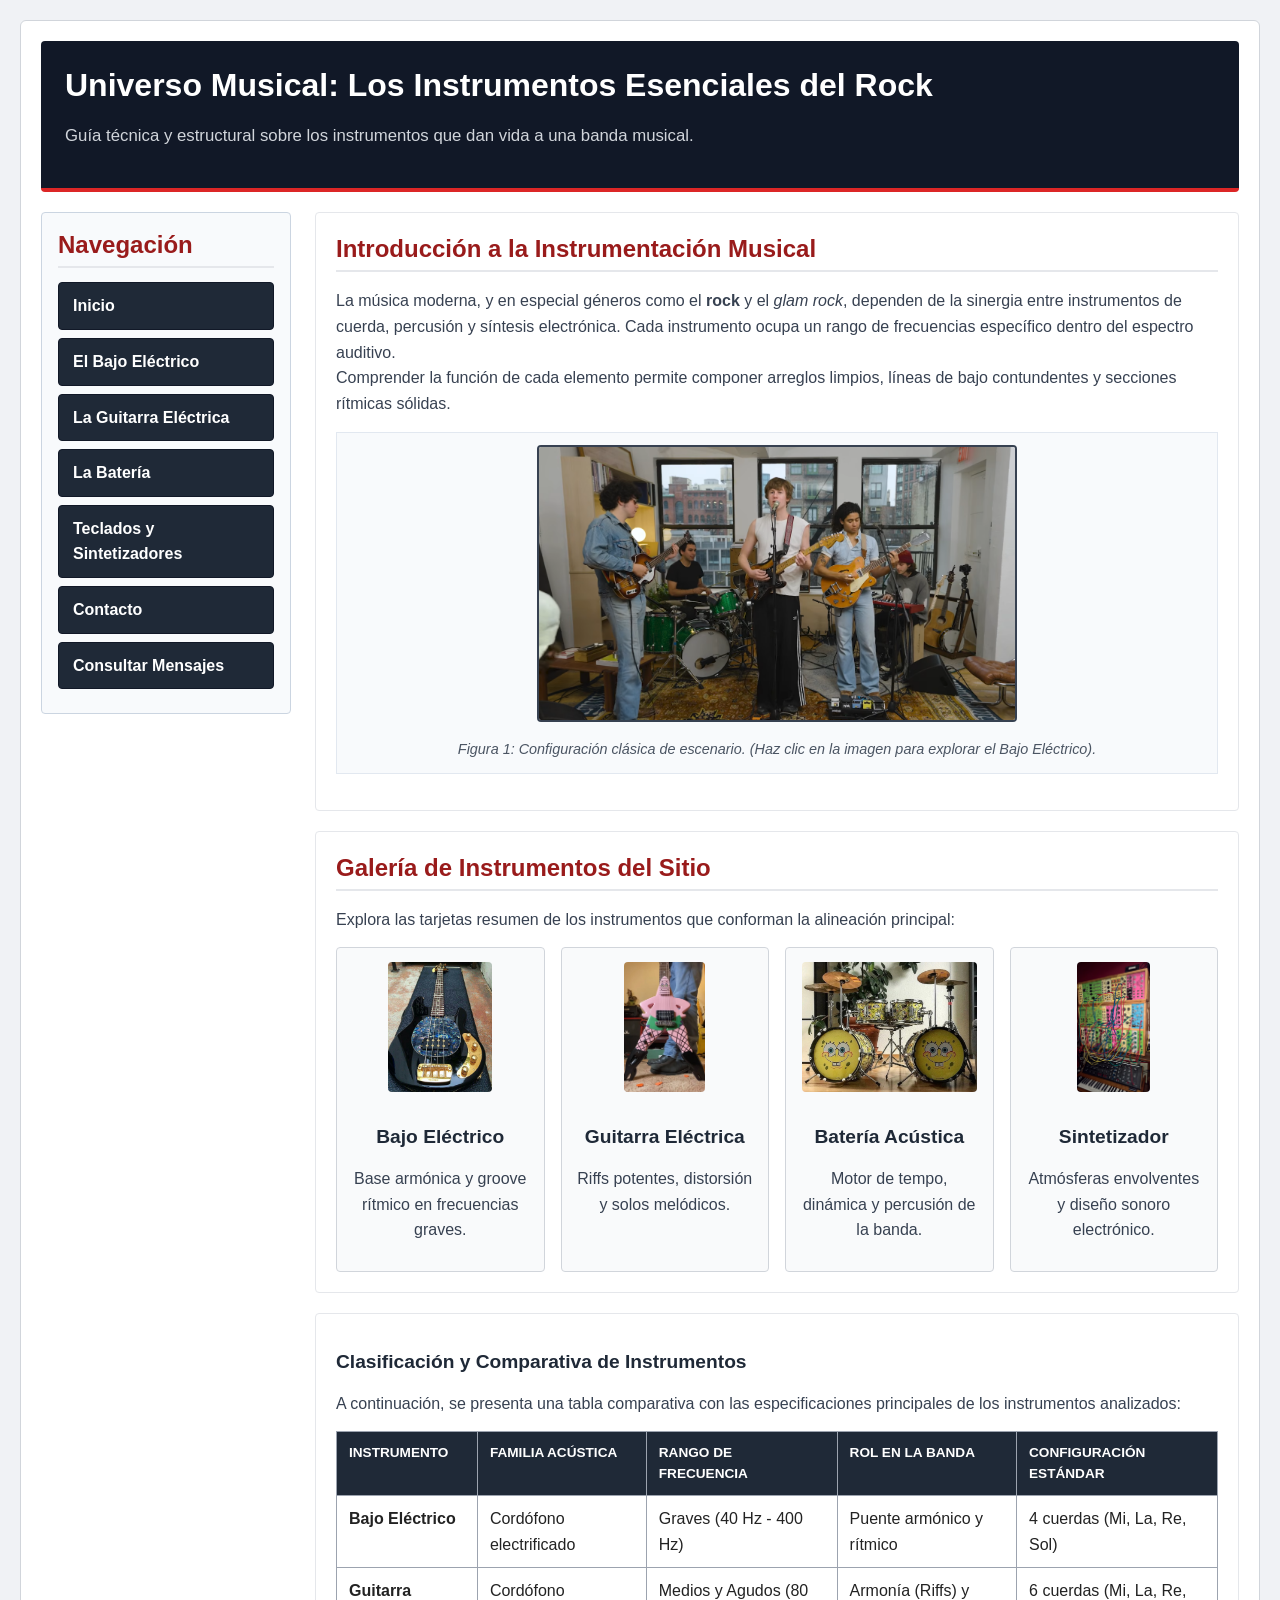
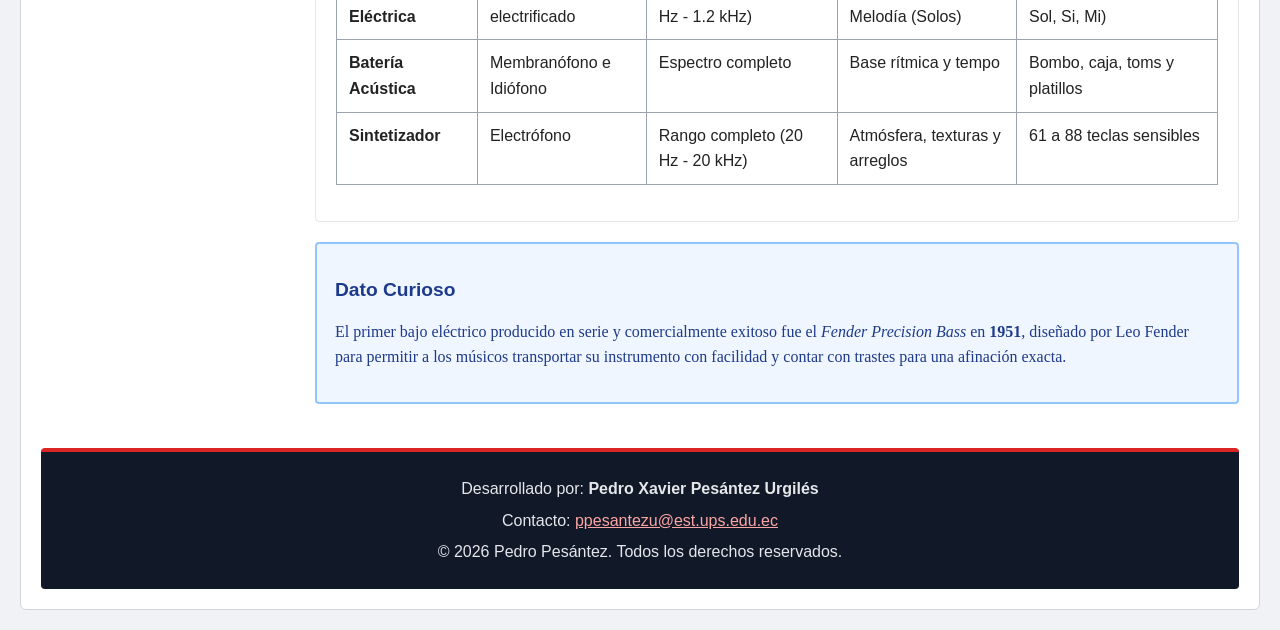
<file: index.html>
<!DOCTYPE html>
<html lang="es">
<head>
    <meta charset="UTF-8">
    <meta name="viewport" content="width=device-width, initial-scale=1.0">
    <title>Universo Musical - Instrumentos de Banda</title>
    <link rel="stylesheet" href="css/estilos.css">
</head>
<body>

    <div id="contenedor-principal">
        <header id="cabecera-sitio">
            <h1>Universo Musical: Los Instrumentos Esenciales del Rock</h1>
            <p class="subtitulo-cabecera">Guía técnica y estructural sobre los instrumentos que dan vida a una banda musical.</p>
        </header>

        <div class="layout-columnas">
            <nav id="menu-navegacion">
                <h2>Navegación</h2>
                <ul>
                    <li><a href="index.html">Inicio</a></li>
                    <li><a href="pages/bajo.html">El Bajo Eléctrico</a></li>
                    <li><a href="pages/guitarra.html">La Guitarra Eléctrica</a></li>
                    <li><a href="pages/bateria.html">La Batería</a></li>
                    <li><a href="pages/teclados.html">Teclados y Sintetizadores</a></li>
                    <li><a href="pages/contacto.html">Contacto</a></li>
                    <li><a href="pages/consultar_mensajes.php">Consultar Mensajes</a></li>
                </ul>
            </nav>

            <main id="contenido-principal">
                <section class="bloque-seccion">
                    <h2>Introducción a la Instrumentación Musical</h2>
                    <p>
                        La música moderna, y en especial géneros como el <strong>rock</strong> y el <em>glam rock</em>, dependen de la sinergia entre instrumentos de cuerda, percusión y síntesis electrónica. Cada instrumento ocupa un rango de frecuencias específico dentro del espectro auditivo.<br>
                        Comprender la función de cada elemento permite componer arreglos limpios, líneas de bajo contundentes y secciones rítmicas sólidas.
                    </p>

                    <figure class="figura-destacada">
                        <a href="pages/bajo.html" class="enlace-imagen" title="Haz clic para ir a la sección del Bajo Eléctrico">
                            <img src="images/banda-portada.png" alt="Escenario con instrumentos musicales de una banda de rock">
                        </a>
                        <figcaption>Figura 1: Configuración clásica de escenario. (Haz clic en la imagen para explorar el Bajo Eléctrico).</figcaption>
                    </figure>
                </section>

                <section class="bloque-seccion">
                    <h2>Galería de Instrumentos del Sitio</h2>
                    <p>Explora las tarjetas resumen de los instrumentos que conforman la alineación principal:</p>
                    <div class="galeria-tarjetas">
                        <div class="tarjeta">
                            <img src="images/bajo-electrico.jpg" alt="Bajo Eléctrico">
                            <h3>Bajo Eléctrico</h3>
                            <p>Base armónica y groove rítmico en frecuencias graves.</p>
                        </div>
                        <div class="tarjeta">
                            <img src="images/guitarra-electrica.jpg" alt="Guitarra Eléctrica">
                            <h3>Guitarra Eléctrica</h3>
                            <p>Riffs potentes, distorsión y solos melódicos.</p>
                        </div>
                        <div class="tarjeta">
                            <img src="images/bateria-acustica.jpg" alt="Batería Acústica">
                            <h3>Batería Acústica</h3>
                            <p>Motor de tempo, dinámica y percusión de la banda.</p>
                        </div>
                        <div class="tarjeta">
                            <img src="images/sintetizador.jpg" alt="Sintetizador">
                            <h3>Sintetizador</h3>
                            <p>Atmósferas envolventes y diseño sonoro electrónico.</p>
                        </div>
                    </div>
                </section>

                <article class="bloque-seccion">
                    <h3>Clasificación y Comparativa de Instrumentos</h3>
                    <p>A continuación, se presenta una tabla comparativa con las especificaciones principales de los instrumentos analizados:</p>

                    <table id="tabla-comparativa">
                        <thead>
                            <tr>
                                <th>Instrumento</th>
                                <th>Familia Acústica</th>
                                <th>Rango de Frecuencia</th>
                                <th>Rol en la Banda</th>
                                <th>Configuración Estándar</th>
                            </tr>
                        </thead>
                        <tbody>
                            <tr>
                                <td><strong>Bajo Eléctrico</strong></td>
                                <td>Cordófono electrificado</td>
                                <td>Graves (40 Hz - 400 Hz)</td>
                                <td>Puente armónico y rítmico</td>
                                <td>4 cuerdas (Mi, La, Re, Sol)</td>
                            </tr>
                            <tr>
                                <td><strong>Guitarra Eléctrica</strong></td>
                                <td>Cordófono electrificado</td>
                                <td>Medios y Agudos (80 Hz - 1.2 kHz)</td>
                                <td>Armonía (Riffs) y Melodía (Solos)</td>
                                <td>6 cuerdas (Mi, La, Re, Sol, Si, Mi)</td>
                            </tr>
                            <tr>
                                <td><strong>Batería Acústica</strong></td>
                                <td>Membranófono e Idiófono</td>
                                <td>Espectro completo</td>
                                <td>Base rítmica y tempo</td>
                                <td>Bombo, caja, toms y platillos</td>
                            </tr>
                            <tr>
                                <td><strong>Sintetizador</strong></td>
                                <td>Electrófono</td>
                                <td>Rango completo (20 Hz - 20 kHz)</td>
                                <td>Atmósfera, texturas y arreglos</td>
                                <td>61 a 88 teclas sensibles</td>
                            </tr>
                        </tbody>
                    </table>
                </article>

                <aside class="nota-curiosa">
                    <h3>Dato Curioso</h3>
                    <p>
                        El primer bajo eléctrico producido en serie y comercialmente exitoso fue el <em>Fender Precision Bass</em> en <strong>1951</strong>, diseñado por Leo Fender para permitir a los músicos transportar su instrumento con facilidad y contar con trastes para una afinación exacta.
                    </p>
                </aside>
            </main>
        </div>

        <footer id="pie-pagina">
            <p>Desarrollado por: <strong>Pedro Xavier Pesántez Urgilés</strong></p>
            <p>Contacto: <a href="mailto:ppesantezu@est.ups.edu.ec">ppesantezu@est.ups.edu.ec</a></p>
            <p>&copy; 2026 Pedro Pesántez. Todos los derechos reservados.</p>
        </footer>
    </div>

</body>
</html>
</file>
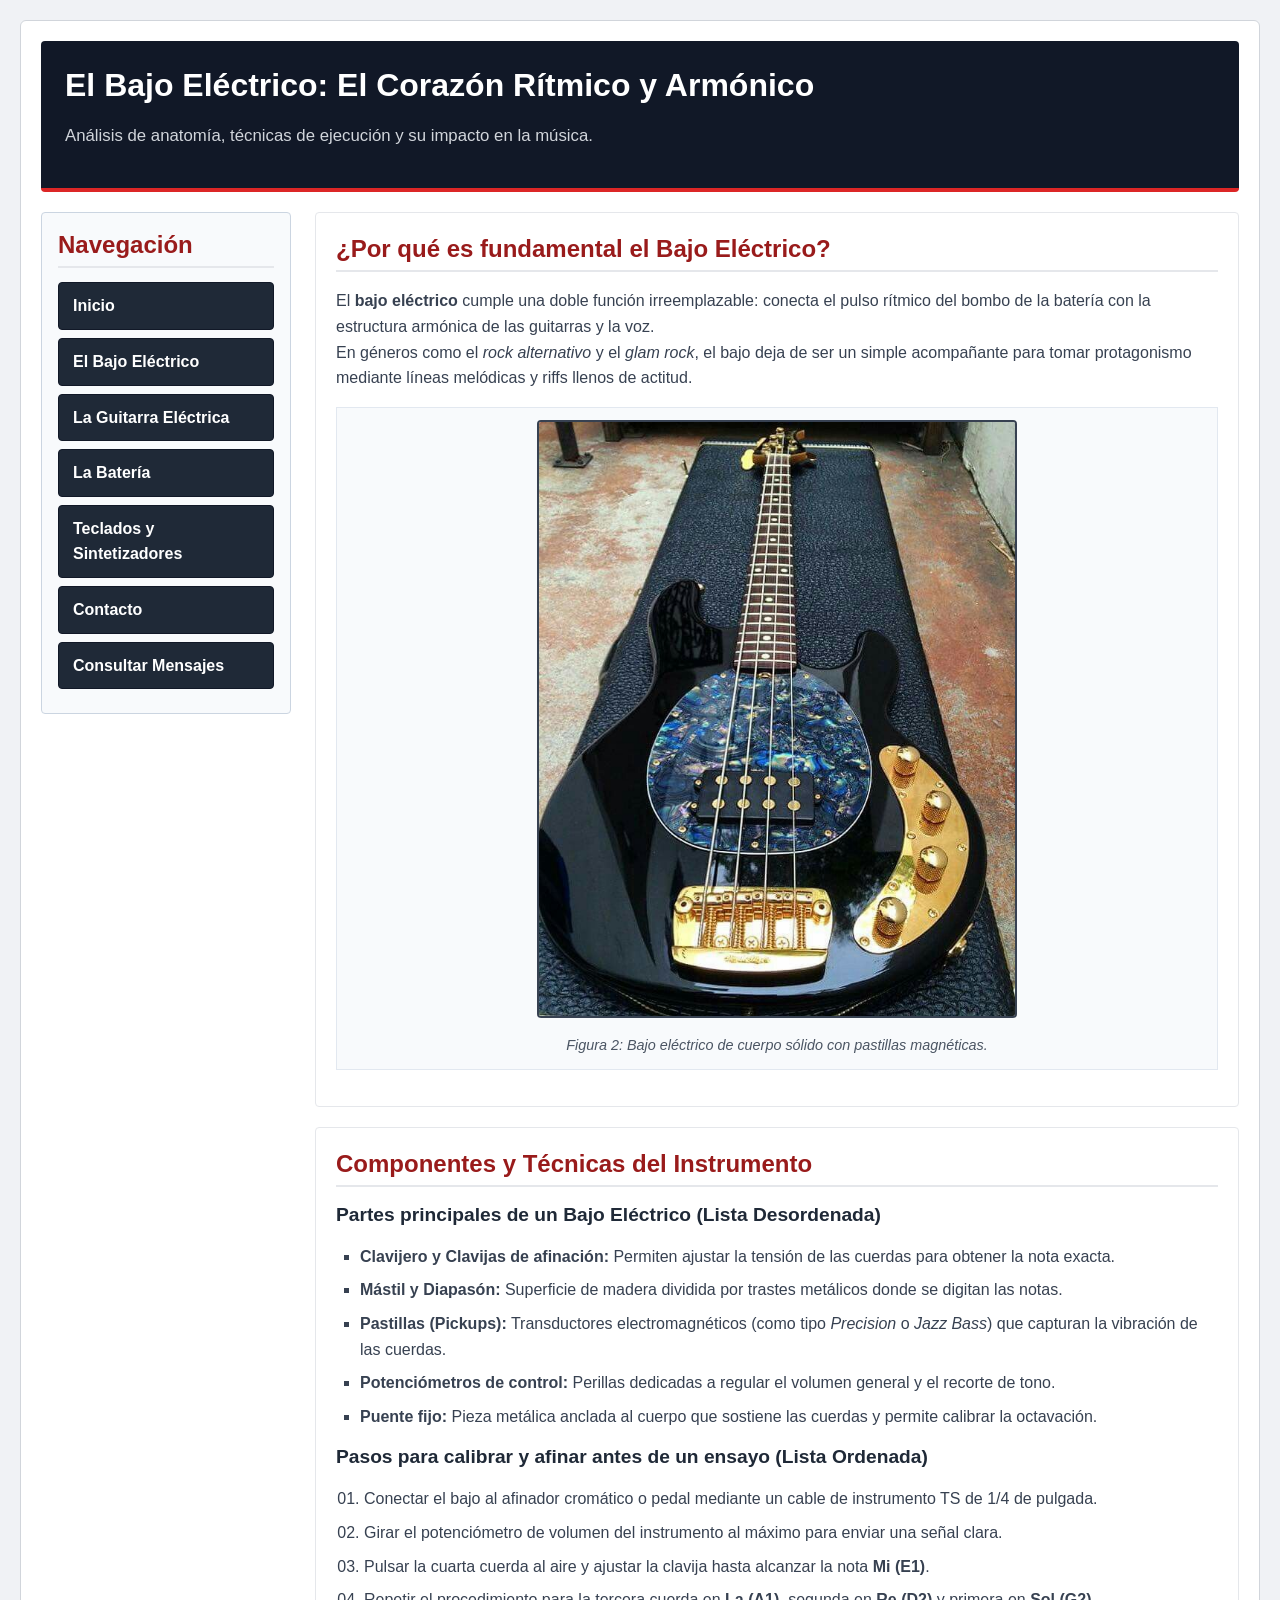
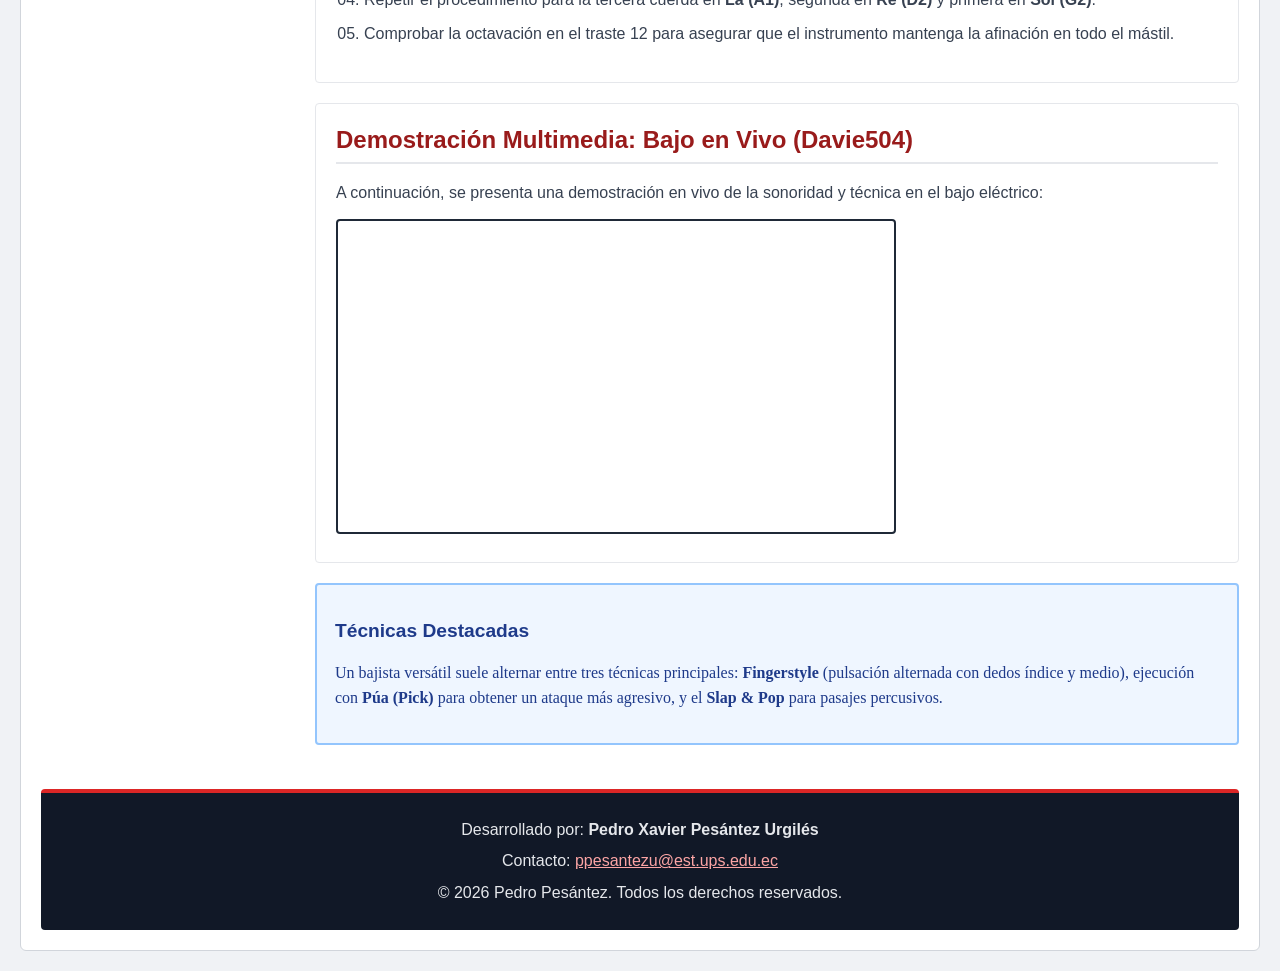
<file: pages/bajo.html>
<!DOCTYPE html>
<html lang="es">
<head>
    <meta charset="UTF-8">
    <meta name="viewport" content="width=device-width, initial-scale=1.0">
    <title>El Bajo Eléctrico - Universo Musical</title>
    <link rel="stylesheet" href="../css/estilos.css">
</head>
<body>

    <div id="contenedor-principal">
        <header id="cabecera-sitio">
            <h1>El Bajo Eléctrico: El Corazón Rítmico y Armónico</h1>
            <p class="subtitulo-cabecera">Análisis de anatomía, técnicas de ejecución y su impacto en la música.</p>
        </header>

        <div class="layout-columnas">
            <nav id="menu-navegacion">
                <h2>Navegación</h2>
                <ul>
                    <li><a href="../index.html">Inicio</a></li>
                    <li><a href="bajo.html">El Bajo Eléctrico</a></li>
                    <li><a href="guitarra.html">La Guitarra Eléctrica</a></li>
                    <li><a href="bateria.html">La Batería</a></li>
                    <li><a href="teclados.html">Teclados y Sintetizadores</a></li>
                    <li><a href="contacto.html">Contacto</a></li>
                    <li><a href="consultar_mensajes.php">Consultar Mensajes</a></li>
                </ul>
            </nav>

            <main id="contenido-principal">
                <section class="bloque-seccion">
                    <h2>¿Por qué es fundamental el Bajo Eléctrico?</h2>
                    <p>
                        El <strong>bajo eléctrico</strong> cumple una doble función irreemplazable: conecta el pulso rítmico del bombo de la batería con la estructura armónica de las guitarras y la voz.<br>
                        En géneros como el <em>rock alternativo</em> y el <em>glam rock</em>, el bajo deja de ser un simple acompañante para tomar protagonismo mediante líneas melódicas y riffs llenos de actitud.
                    </p>

                    <figure class="figura-destacada">
                        <img src="../images/bajo-electrico.jpg" alt="Fotografía de un bajo eléctrico de 4 cuerdas">
                        <figcaption>Figura 2: Bajo eléctrico de cuerpo sólido con pastillas magnéticas.</figcaption>
                    </figure>
                </section>

                <article class="bloque-seccion">
                    <h2>Componentes y Técnicas del Instrumento</h2>

                    <h3>Partes principales de un Bajo Eléctrico (Lista Desordenada)</h3>
                    <ul class="lista-contenido-ul">
                        <li><strong>Clavijero y Clavijas de afinación:</strong> Permiten ajustar la tensión de las cuerdas para obtener la nota exacta.</li>
                        <li><strong>Mástil y Diapasón:</strong> Superficie de madera dividida por trastes metálicos donde se digitan las notas.</li>
                        <li><strong>Pastillas (Pickups):</strong> Transductores electromagnéticos (como tipo <em>Precision</em> o <em>Jazz Bass</em>) que capturan la vibración de las cuerdas.</li>
                        <li><strong>Potenciómetros de control:</strong> Perillas dedicadas a regular el volumen general y el recorte de tono.</li>
                        <li><strong>Puente fijo:</strong> Pieza metálica anclada al cuerpo que sostiene las cuerdas y permite calibrar la octavación.</li>
                    </ul>

                    <h3>Pasos para calibrar y afinar antes de un ensayo (Lista Ordenada)</h3>
                    <ol class="lista-contenido-ol">
                        <li>Conectar el bajo al afinador cromático o pedal mediante un cable de instrumento TS de 1/4 de pulgada.</li>
                        <li>Girar el potenciómetro de volumen del instrumento al máximo para enviar una señal clara.</li>
                        <li>Pulsar la cuarta cuerda al aire y ajustar la clavija hasta alcanzar la nota <strong>Mi (E1)</strong>.</li>
                        <li>Repetir el procedimiento para la tercera cuerda en <strong>La (A1)</strong>, segunda en <strong>Re (D2)</strong> y primera en <strong>Sol (G2)</strong>.</li>
                        <li>Comprobar la octavación en el traste 12 para asegurar que el instrumento mantenga la afinación en todo el mástil.</li>
                    </ol>
                </article>

                <section class="bloque-seccion">
                    <h2>Demostración Multimedia: Bajo en Vivo (Davie504)</h2>
                    <p>A continuación, se presenta una demostración en vivo de la sonoridad y técnica en el bajo eléctrico:</p>
                    <div class="contenedor-video">
                        <iframe src="https://www.youtube.com/embed/rjrb4IL1n_0" title="Davie504 tocando el bajo eléctrico en vivo" referrerpolicy="strict-origin-when-cross-origin" allow="accelerometer; autoplay; clipboard-write; encrypted-media; gyroscope; picture-in-picture; web-share" allowfullscreen></iframe>
                    </div>
                </section>

                <aside class="nota-curiosa">
                    <h3>Técnicas Destacadas</h3>
                    <p>
                        Un bajista versátil suele alternar entre tres técnicas principales: <strong>Fingerstyle</strong> (pulsación alternada con dedos índice y medio), ejecución con <strong>Púa (Pick)</strong> para obtener un ataque más agresivo, y el <strong>Slap &amp; Pop</strong> para pasajes percusivos.
                    </p>
                </aside>
            </main>
        </div>

        <footer id="pie-pagina">
            <p>Desarrollado por: <strong>Pedro Xavier Pesántez Urgilés</strong></p>
            <p>Contacto: <a href="mailto:ppesantezu@est.ups.edu.ec">ppesantezu@est.ups.edu.ec</a></p>
            <p>&copy; 2026 Pedro Pesántez. Todos los derechos reservados.</p>
        </footer>
    </div>

</body>
</html>
</file>
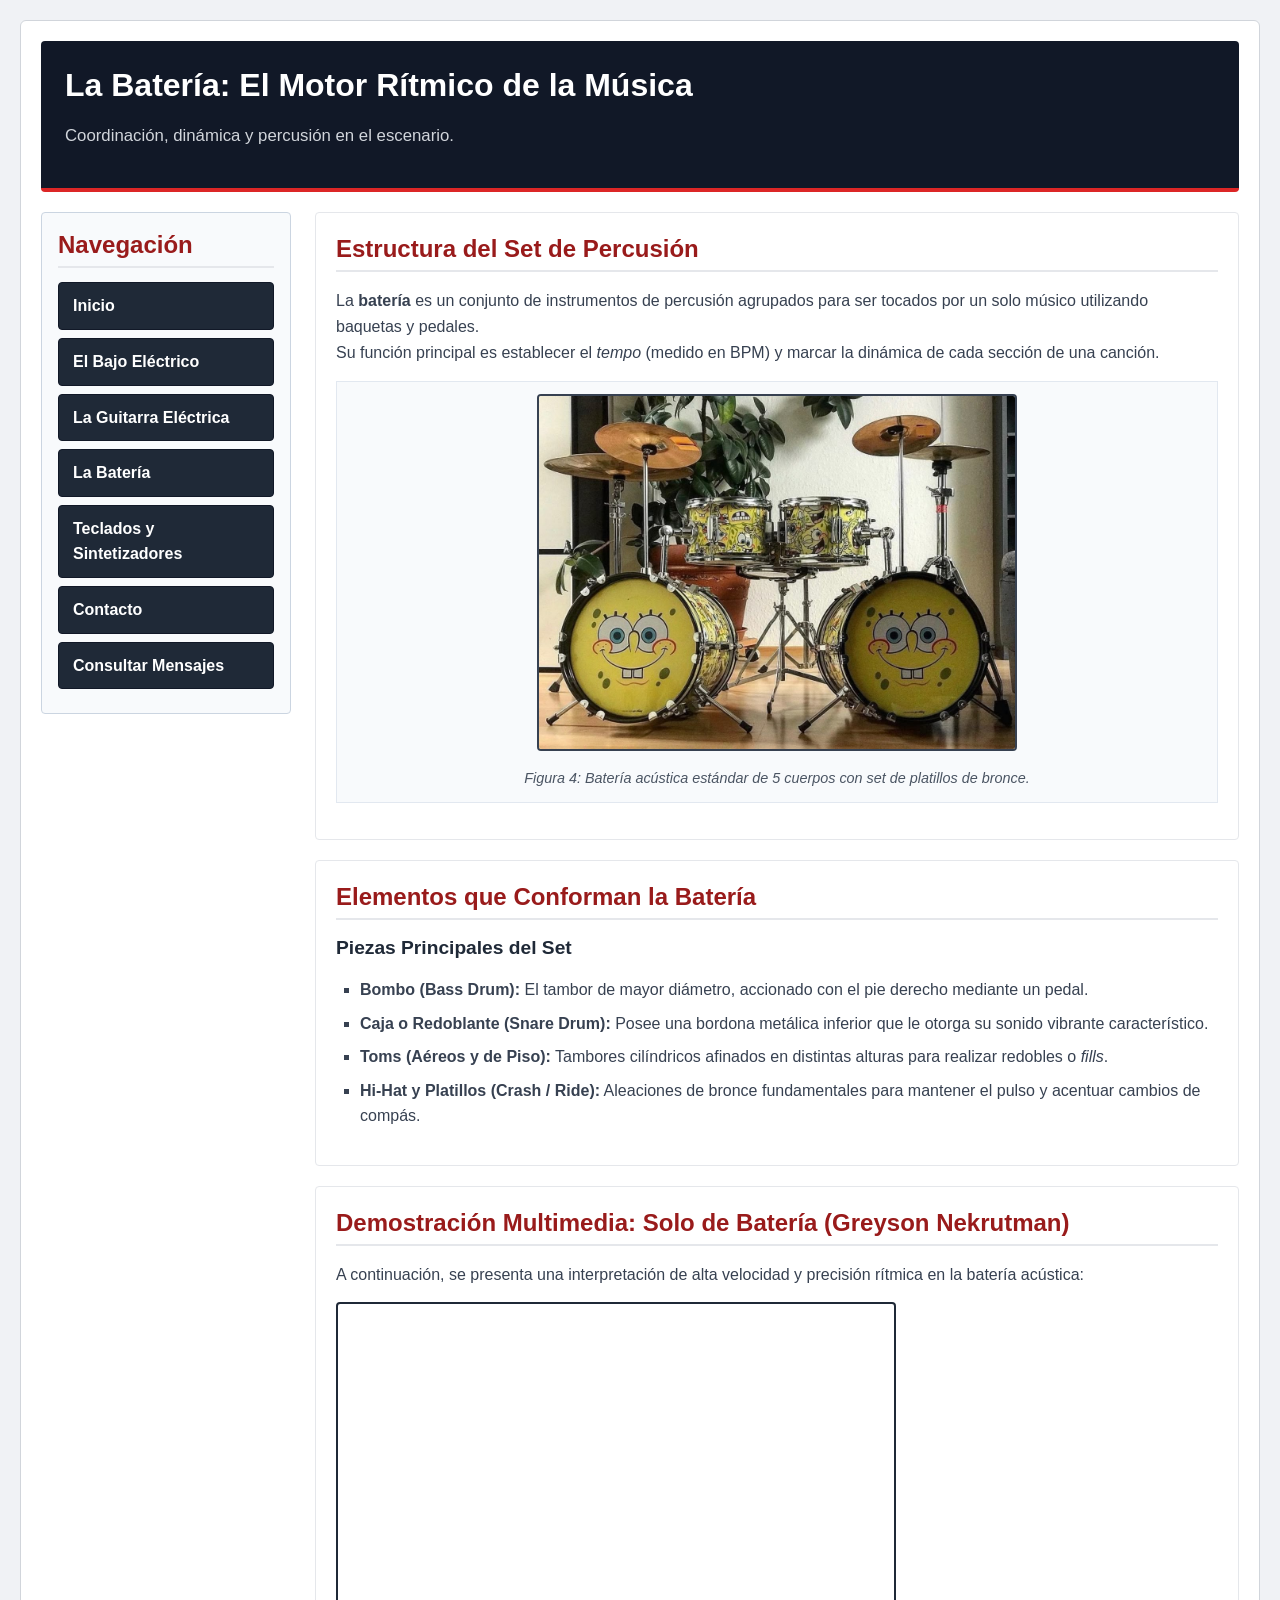
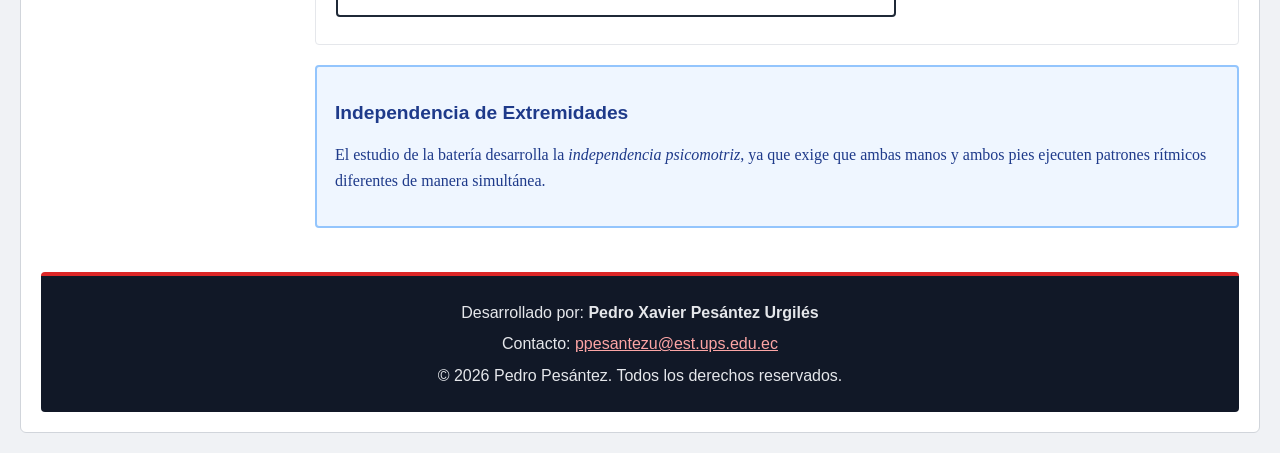
<file: pages/bateria.html>
<!DOCTYPE html>
<html lang="es">
<head>
    <meta charset="UTF-8">
    <meta name="viewport" content="width=device-width, initial-scale=1.0">
    <title>La Batería - Universo Musical</title>
    <link rel="stylesheet" href="../css/estilos.css">
</head>
<body>

    <div id="contenedor-principal">
        <header id="cabecera-sitio">
            <h1>La Batería: El Motor Rítmico de la Música</h1>
            <p class="subtitulo-cabecera">Coordinación, dinámica y percusión en el escenario.</p>
        </header>

        <div class="layout-columnas">
            <nav id="menu-navegacion">
                <h2>Navegación</h2>
                <ul>
                    <li><a href="../index.html">Inicio</a></li>
                    <li><a href="bajo.html">El Bajo Eléctrico</a></li>
                    <li><a href="guitarra.html">La Guitarra Eléctrica</a></li>
                    <li><a href="bateria.html">La Batería</a></li>
                    <li><a href="teclados.html">Teclados y Sintetizadores</a></li>
                    <li><a href="contacto.html">Contacto</a></li>
                    <li><a href="consultar_mensajes.php">Consultar Mensajes</a></li>
                </ul>
            </nav>

            <main id="contenido-principal">
                <section class="bloque-seccion">
                    <h2>Estructura del Set de Percusión</h2>
                    <p>
                        La <strong>batería</strong> es un conjunto de instrumentos de percusión agrupados para ser tocados por un solo músico utilizando baquetas y pedales.<br>
                        Su función principal es establecer el <em>tempo</em> (medido en BPM) y marcar la dinámica de cada sección de una canción.
                    </p>

                    <figure class="figura-destacada">
                        <img src="../images/bateria-acustica.jpg" alt="Set completo de batería acústica con tambores y platillos">
                        <figcaption>Figura 4: Batería acústica estándar de 5 cuerpos con set de platillos de bronce.</figcaption>
                    </figure>
                </section>

                <article class="bloque-seccion">
                    <h2>Elementos que Conforman la Batería</h2>
                    <h3>Piezas Principales del Set</h3>
                    <ul class="lista-contenido-ul">
                        <li><strong>Bombo (Bass Drum):</strong> El tambor de mayor diámetro, accionado con el pie derecho mediante un pedal.</li>
                        <li><strong>Caja o Redoblante (Snare Drum):</strong> Posee una bordona metálica inferior que le otorga su sonido vibrante característico.</li>
                        <li><strong>Toms (Aéreos y de Piso):</strong> Tambores cilíndricos afinados en distintas alturas para realizar redobles o <em>fills</em>.</li>
                        <li><strong>Hi-Hat y Platillos (Crash / Ride):</strong> Aleaciones de bronce fundamentales para mantener el pulso y acentuar cambios de compás.</li>
                    </ul>
                </article>

                <section class="bloque-seccion">
                    <h2>Demostración Multimedia: Solo de Batería (Greyson Nekrutman)</h2>
                    <p>A continuación, se presenta una interpretación de alta velocidad y precisión rítmica en la batería acústica:</p>
                    <div class="contenedor-video">
                        <iframe src="https://www.youtube.com/embed/45UQSmiMGaI" title="Whiplash Drum Solo - Greyson Nekrutman" referrerpolicy="strict-origin-when-cross-origin" allow="accelerometer; autoplay; clipboard-write; encrypted-media; gyroscope; picture-in-picture; web-share" allowfullscreen></iframe>
                    </div>
                </section>

                <aside class="nota-curiosa">
                    <h3>Independencia de Extremidades</h3>
                    <p>
                        El estudio de la batería desarrolla la <em>independencia psicomotriz</em>, ya que exige que ambas manos y ambos pies ejecuten patrones rítmicos diferentes de manera simultánea.
                    </p>
                </aside>
            </main>
        </div>

        <footer id="pie-pagina">
            <p>Desarrollado por: <strong>Pedro Xavier Pesántez Urgilés</strong></p>
            <p>Contacto: <a href="mailto:ppesantezu@est.ups.edu.ec">ppesantezu@est.ups.edu.ec</a></p>
            <p>&copy; 2026 Pedro Pesántez. Todos los derechos reservados.</p>
        </footer>
    </div>

</body>
</html>
</file>
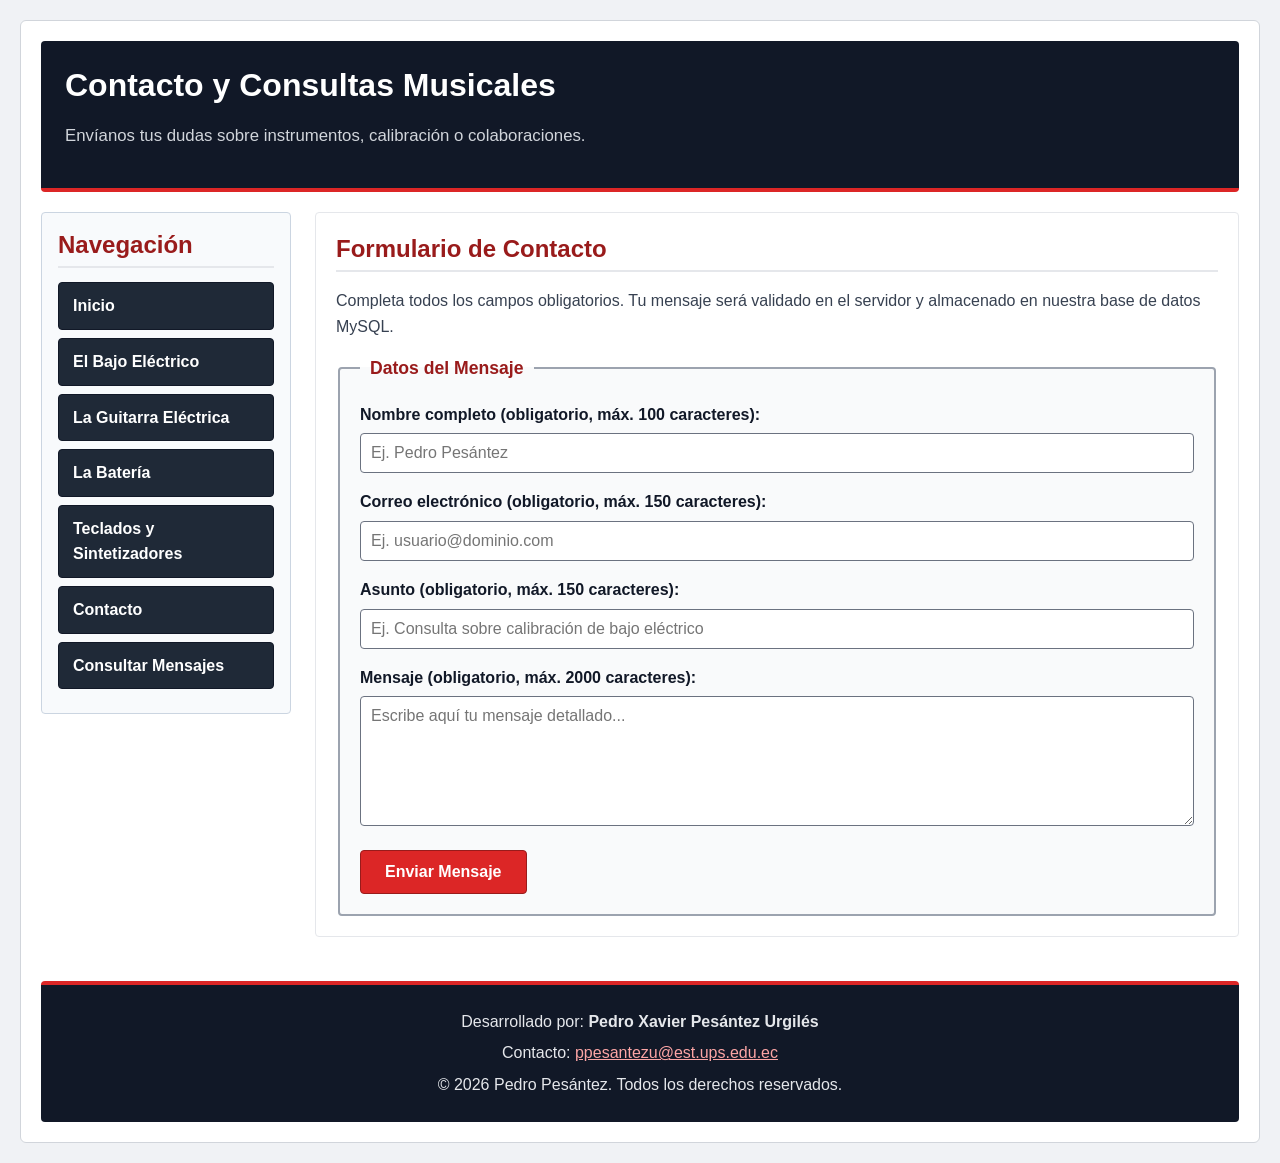
<file: pages/contacto.html>
<!DOCTYPE html>
<html lang="es">
<head>
    <meta charset="UTF-8">
    <meta name="viewport" content="width=device-width, initial-scale=1.0">
    <title>Contacto - Universo Musical</title>
    <link rel="stylesheet" href="../css/estilos.css">
</head>
<body>

    <div id="contenedor-principal">
        <header id="cabecera-sitio">
            <h1>Contacto y Consultas Musicales</h1>
            <p class="subtitulo-cabecera">Envíanos tus dudas sobre instrumentos, calibración o colaboraciones.</p>
        </header>

        <div class="layout-columnas">
            <nav id="menu-navegacion">
                <h2>Navegación</h2>
                <ul>
                    <li><a href="../index.html">Inicio</a></li>
                    <li><a href="bajo.html">El Bajo Eléctrico</a></li>
                    <li><a href="guitarra.html">La Guitarra Eléctrica</a></li>
                    <li><a href="bateria.html">La Batería</a></li>
                    <li><a href="teclados.html">Teclados y Sintetizadores</a></li>
                    <li><a href="contacto.html">Contacto</a></li>
                    <li><a href="consultar_mensajes.php">Consultar Mensajes</a></li>
                </ul>
            </nav>

            <main id="contenido-principal">
                <section class="bloque-seccion">
                    <h2>Formulario de Contacto</h2>
                    <p>
                        Completa todos los campos obligatorios. Tu mensaje será validado en el servidor y almacenado en nuestra base de datos MySQL.
                    </p>

                    <!-- NOTA PARA PRUEBAS P5, P6 y P7:
                         Para desactivar temporalmente la validación del navegador y probar PHP,
                         agrega el atributo novalidate en la etiqueta <form> así:
                         <form id="formulario-contacto" action="procesar_contacto.php" method="POST" novalidate> -->
                    <form id="formulario-contacto" action="procesar_contacto.php" method="POST" novalidate>
                        <fieldset>
                            <legend>Datos del Mensaje</legend>

                            <div class="campo-formulario">
                                <label for="nombre_completo">Nombre completo (obligatorio, máx. 100 caracteres):</label>
                                <input type="text" id="nombre_completo" name="nombre_completo" maxlength="100" required placeholder="Ej. Pedro Pesántez">
                            </div>

                            <div class="campo-formulario">
                                <label for="correo_electronico">Correo electrónico (obligatorio, máx. 150 caracteres):</label>
                                <input type="email" id="correo_electronico" name="correo_electronico" maxlength="150" required placeholder="Ej. usuario@dominio.com">
                            </div>

                            <div class="campo-formulario">
                                <label for="asunto">Asunto (obligatorio, máx. 150 caracteres):</label>
                                <input type="text" id="asunto" name="asunto" maxlength="150" required placeholder="Ej. Consulta sobre calibración de bajo eléctrico">
                            </div>

                            <div class="campo-formulario">
                                <label for="mensaje">Mensaje (obligatorio, máx. 2000 caracteres):</label>
                                <textarea id="mensaje" name="mensaje" rows="6" maxlength="2000" required placeholder="Escribe aquí tu mensaje detallado..."></textarea>
                            </div>

                            <button type="submit" class="boton-enviar">Enviar Mensaje</button>
                        </fieldset>
                    </form>
                </section>
            </main>
        </div>

        <footer id="pie-pagina">
            <p>Desarrollado por: <strong>Pedro Xavier Pesántez Urgilés</strong></p>
            <p>Contacto: <a href="mailto:ppesantezu@est.ups.edu.ec">ppesantezu@est.ups.edu.ec</a></p>
            <p>&copy; 2026 Pedro Pesántez. Todos los derechos reservados.</p>
        </footer>
    </div>

</body>
</html>
</file>
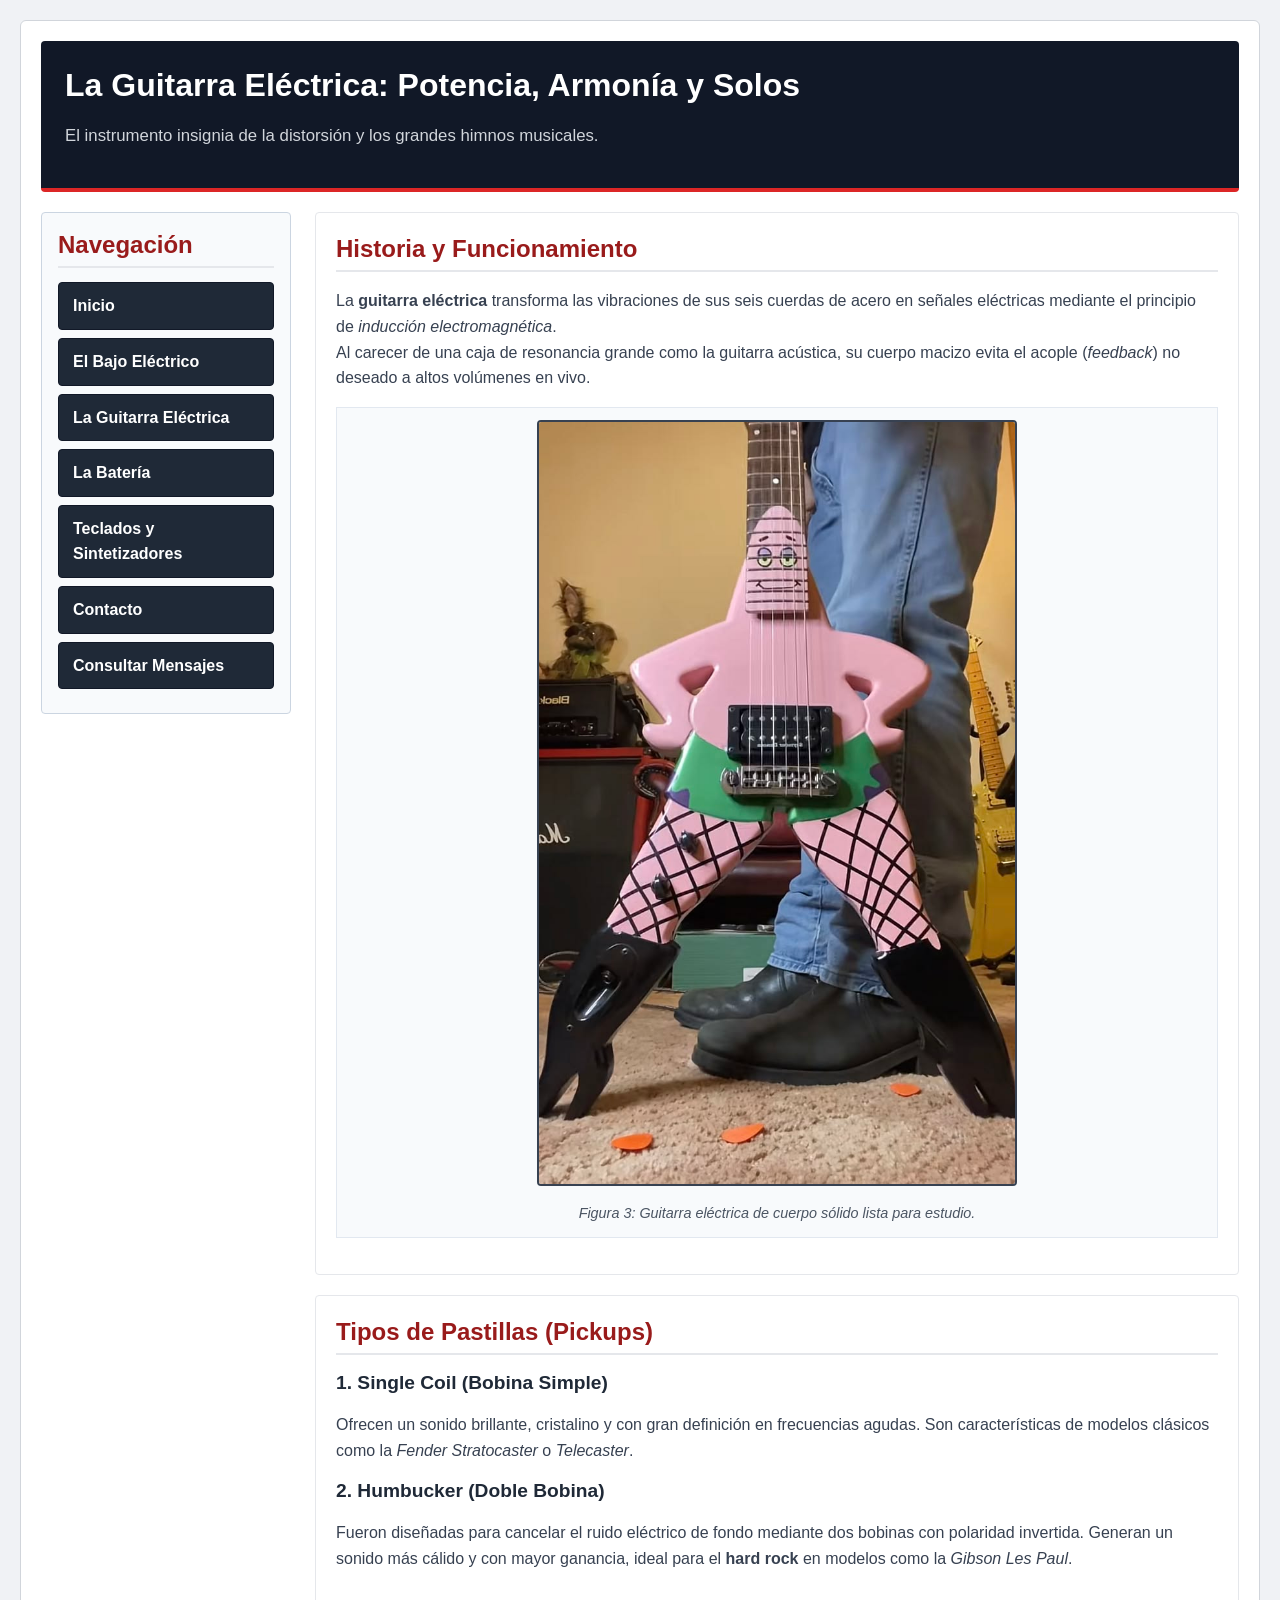
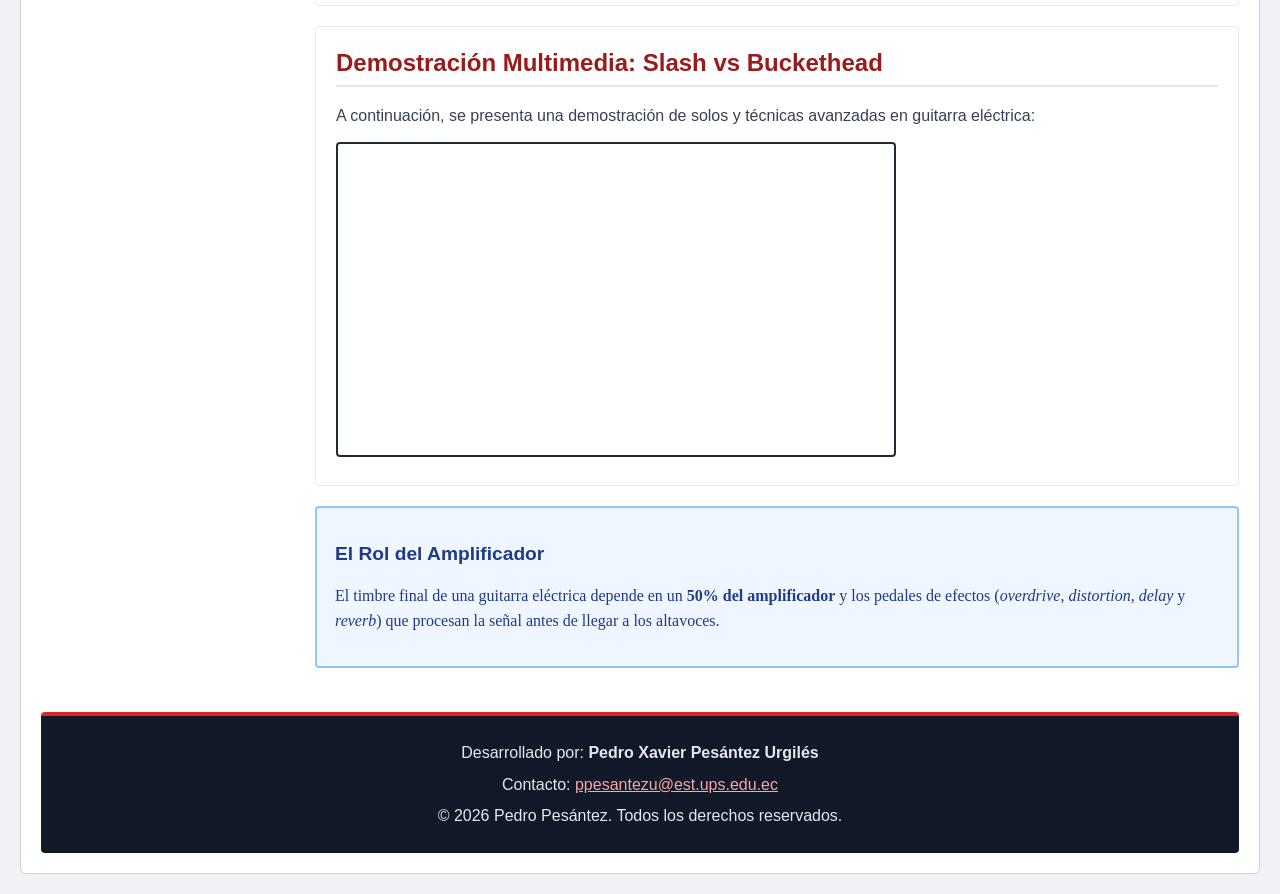
<file: pages/guitarra.html>
<!DOCTYPE html>
<html lang="es">
<head>
    <meta charset="UTF-8">
    <meta name="viewport" content="width=device-width, initial-scale=1.0">
    <title>La Guitarra Eléctrica - Universo Musical</title>
    <link rel="stylesheet" href="../css/estilos.css">
</head>
<body>

    <div id="contenedor-principal">
        <header id="cabecera-sitio">
            <h1>La Guitarra Eléctrica: Potencia, Armonía y Solos</h1>
            <p class="subtitulo-cabecera">El instrumento insignia de la distorsión y los grandes himnos musicales.</p>
        </header>

        <div class="layout-columnas">
            <nav id="menu-navegacion">
                <h2>Navegación</h2>
                <ul>
                    <li><a href="../index.html">Inicio</a></li>
                    <li><a href="bajo.html">El Bajo Eléctrico</a></li>
                    <li><a href="guitarra.html">La Guitarra Eléctrica</a></li>
                    <li><a href="bateria.html">La Batería</a></li>
                    <li><a href="teclados.html">Teclados y Sintetizadores</a></li>
                    <li><a href="contacto.html">Contacto</a></li>
                    <li><a href="consultar_mensajes.php">Consultar Mensajes</a></li>
                </ul>
            </nav>

            <main id="contenido-principal">
                <section class="bloque-seccion">
                    <h2>Historia y Funcionamiento</h2>
                    <p>
                        La <strong>guitarra eléctrica</strong> transforma las vibraciones de sus seis cuerdas de acero en señales eléctricas mediante el principio de <em>inducción electromagnética</em>.<br>
                        Al carecer de una caja de resonancia grande como la guitarra acústica, su cuerpo macizo evita el acople (<em>feedback</em>) no deseado a altos volúmenes en vivo.
                    </p>

                    <figure class="figura-destacada">
                        <img src="../images/guitarra-electrica.jpg" alt="Guitarra eléctrica conectada a un amplificador">
                        <figcaption>Figura 3: Guitarra eléctrica de cuerpo sólido lista para estudio.</figcaption>
                    </figure>
                </section>

                <article class="bloque-seccion">
                    <h2>Tipos de Pastillas (Pickups)</h2>
                    <h3>1. Single Coil (Bobina Simple)</h3>
                    <p>
                        Ofrecen un sonido brillante, cristalino y con gran definición en frecuencias agudas. Son características de modelos clásicos como la <em>Fender Stratocaster</em> o <em>Telecaster</em>.
                    </p>
                    <h3>2. Humbucker (Doble Bobina)</h3>
                    <p>
                        Fueron diseñadas para cancelar el ruido eléctrico de fondo mediante dos bobinas con polaridad invertida. Generan un sonido más cálido y con mayor ganancia, ideal para el <strong>hard rock</strong> en modelos como la <em>Gibson Les Paul</em>.
                    </p>
                </article>

                <section class="bloque-seccion">
                    <h2>Demostración Multimedia: Slash vs Buckethead</h2>
                    <p>A continuación, se presenta una demostración de solos y técnicas avanzadas en guitarra eléctrica:</p>
                    <div class="contenedor-video">
                        <iframe src="https://www.youtube.com/embed/4W0FAe833U8?start=172" title="Demostración de guitarra eléctrica: Slash vs Buckethead" referrerpolicy="strict-origin-when-cross-origin" allow="accelerometer; autoplay; clipboard-write; encrypted-media; gyroscope; picture-in-picture; web-share" allowfullscreen></iframe>
                    </div>
                </section>

                <aside class="nota-curiosa">
                    <h3>El Rol del Amplificador</h3>
                    <p>
                        El timbre final de una guitarra eléctrica depende en un <strong>50% del amplificador</strong> y los pedales de efectos (<em>overdrive</em>, <em>distortion</em>, <em>delay</em> y <em>reverb</em>) que procesan la señal antes de llegar a los altavoces.
                    </p>
                </aside>
            </main>
        </div>

        <footer id="pie-pagina">
            <p>Desarrollado por: <strong>Pedro Xavier Pesántez Urgilés</strong></p>
            <p>Contacto: <a href="mailto:ppesantezu@est.ups.edu.ec">ppesantezu@est.ups.edu.ec</a></p>
            <p>&copy; 2026 Pedro Pesántez. Todos los derechos reservados.</p>
        </footer>
    </div>

</body>
</html>
</file>
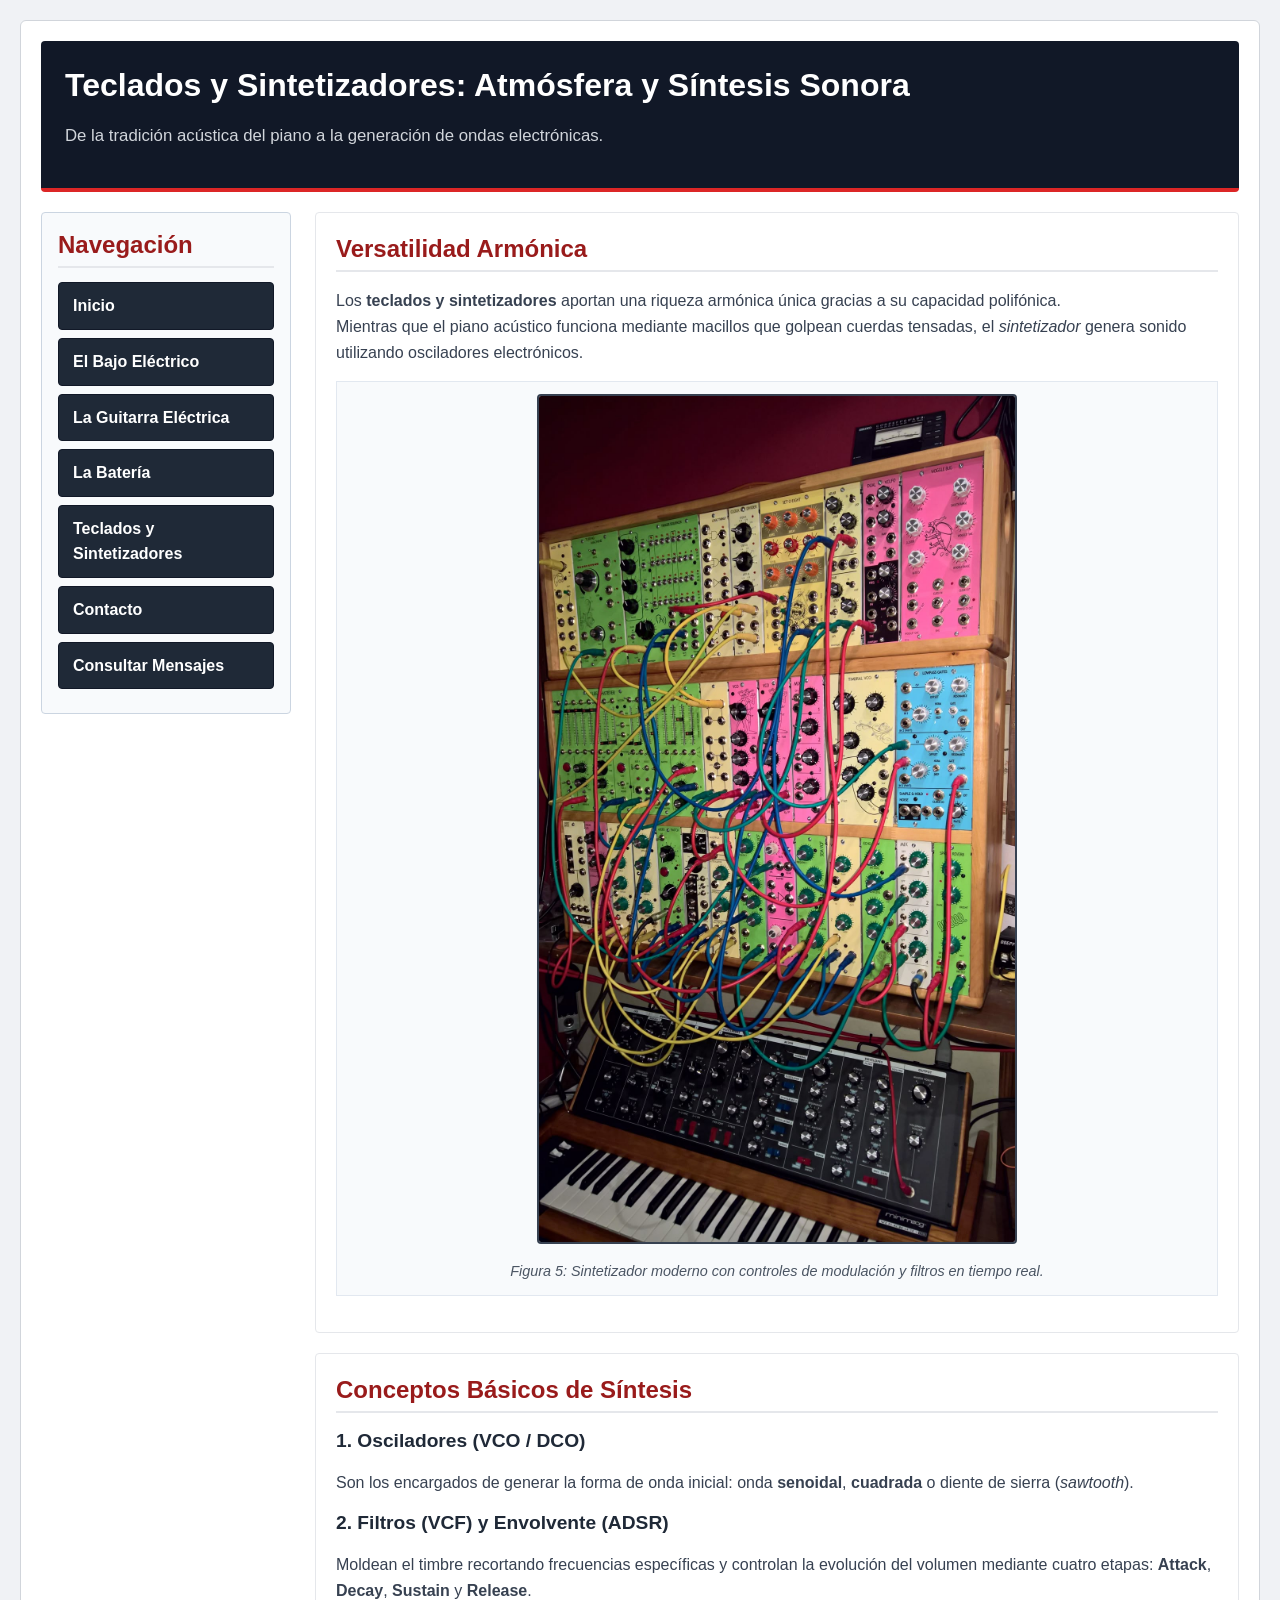
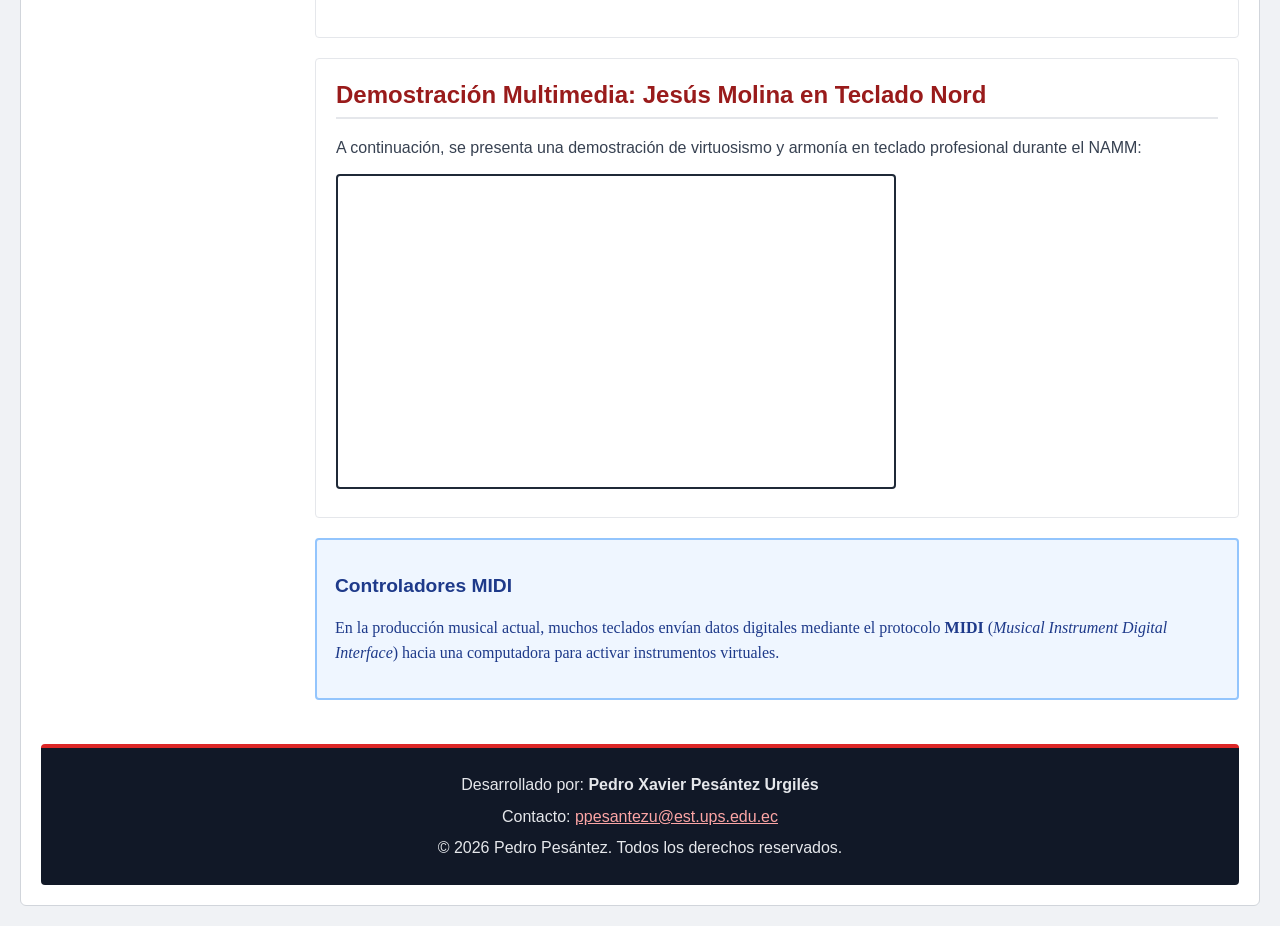
<file: pages/teclados.html>
<!DOCTYPE html>
<html lang="es">
<head>
    <meta charset="UTF-8">
    <meta name="viewport" content="width=device-width, initial-scale=1.0">
    <title>Teclados y Sintetizadores - Universo Musical</title>
    <link rel="stylesheet" href="../css/estilos.css">
</head>
<body>

    <div id="contenedor-principal">
        <header id="cabecera-sitio">
            <h1>Teclados y Sintetizadores: Atmósfera y Síntesis Sonora</h1>
            <p class="subtitulo-cabecera">De la tradición acústica del piano a la generación de ondas electrónicas.</p>
        </header>

        <div class="layout-columnas">
            <nav id="menu-navegacion">
                <h2>Navegación</h2>
                <ul>
                    <li><a href="../index.html">Inicio</a></li>
                    <li><a href="bajo.html">El Bajo Eléctrico</a></li>
                    <li><a href="guitarra.html">La Guitarra Eléctrica</a></li>
                    <li><a href="bateria.html">La Batería</a></li>
                    <li><a href="teclados.html">Teclados y Sintetizadores</a></li>
                    <li><a href="contacto.html">Contacto</a></li>
                    <li><a href="consultar_mensajes.php">Consultar Mensajes</a></li>
                </ul>
            </nav>

            <main id="contenido-principal">
                <section class="bloque-seccion">
                    <h2>Versatilidad Armónica</h2>
                    <p>
                        Los <strong>teclados y sintetizadores</strong> aportan una riqueza armónica única gracias a su capacidad polifónica.<br>
                        Mientras que el piano acústico funciona mediante macillos que golpean cuerdas tensadas, el <em>sintetizador</em> genera sonido utilizando osciladores electrónicos.
                    </p>

                    <figure class="figura-destacada">
                        <img src="../images/sintetizador.jpg" alt="Teclado sintetizador con controles y perillas en un estudio">
                        <figcaption>Figura 5: Sintetizador moderno con controles de modulación y filtros en tiempo real.</figcaption>
                    </figure>
                </section>

                <article class="bloque-seccion">
                    <h2>Conceptos Básicos de Síntesis</h2>
                    <h3>1. Osciladores (VCO / DCO)</h3>
                    <p>
                        Son los encargados de generar la forma de onda inicial: onda <strong>senoidal</strong>, <strong>cuadrada</strong> o diente de sierra (<em>sawtooth</em>).
                    </p>
                    <h3>2. Filtros (VCF) y Envolvente (ADSR)</h3>
                    <p>
                        Moldean el timbre recortando frecuencias específicas y controlan la evolución del volumen mediante cuatro etapas: <strong>Attack</strong>, <strong>Decay</strong>, <strong>Sustain</strong> y <strong>Release</strong>.
                    </p>
                </article>

                <section class="bloque-seccion">
                    <h2>Demostración Multimedia: Jesús Molina en Teclado Nord</h2>
                    <p>A continuación, se presenta una demostración de virtuosismo y armonía en teclado profesional durante el NAMM:</p>
                    <div class="contenedor-video">
                        <iframe src="https://www.youtube.com/embed/JsIaOg1dUr8" title="Nord at NAMM 2018: Jesús Molina highlights" referrerpolicy="strict-origin-when-cross-origin" allow="accelerometer; autoplay; clipboard-write; encrypted-media; gyroscope; picture-in-picture; web-share" allowfullscreen></iframe>
                    </div>
                </section>

                <aside class="nota-curiosa">
                    <h3>Controladores MIDI</h3>
                    <p>
                        En la producción musical actual, muchos teclados envían datos digitales mediante el protocolo <strong>MIDI</strong> (<em>Musical Instrument Digital Interface</em>) hacia una computadora para activar instrumentos virtuales.
                    </p>
                </aside>
            </main>
        </div>

        <footer id="pie-pagina">
            <p>Desarrollado por: <strong>Pedro Xavier Pesántez Urgilés</strong></p>
            <p>Contacto: <a href="mailto:ppesantezu@est.ups.edu.ec">ppesantezu@est.ups.edu.ec</a></p>
            <p>&copy; 2026 Pedro Pesántez. Todos los derechos reservados.</p>
        </footer>
    </div>

</body>
</html>
</file>
<file: css/estilos.css>
/* 1. RESET BÁSICO Y HERENCIA GENERAL (Selector de etiqueta: body)*/
* {
    box-sizing: border-box;
}

body {
    /* Herencia: se define tipografía y color general que heredarán los hijos */
    font-family: 'Segoe UI', Tahoma, Geneva, Verdana, sans-serif;
    font-size: 16px;
    line-height: 1.6;
    color: #222222;
    background-color: #f0f2f5;
    margin: 0;
    padding: 20px;
}

/* 2. MODELO DE CAJA Y CONTENEDOR PRINCIPAL (Selector de ID único)*/
#contenedor-principal {
    max-width: 100%;
    margin: 0 auto; /* Centrado automático lateral */
    background-color: #ffffff;
    border: 1px solid #d1d5db;
    padding: 20px;
    border-radius: 6px;
}

#cabecera-sitio {
    background-color: #111827;
    color: #f9fafb;
    padding: 24px;
    margin-bottom: 20px;
    border-bottom: 4px solid #dc2626;
    border-radius: 4px;
}

/* 3. TIPOGRAFÍA Y AGRUPACIÓN DE SELECTORES*/
h1, h2, h3 {
    font-family: 'Trebuchet MS', 'Lucida Sans Unicode', sans-serif;
    line-height: 1.3;
    margin-top: 0;
}

h1 {
    font-size: 2rem;
    font-weight: 800;
    color: #ffffff;
    margin-bottom: 8px;
}

h2 {
    font-size: 1.5rem;
    font-weight: 700;
    color: #991b1b;
    border-bottom: 2px solid #e5e7eb;
    padding-bottom: 6px;
    margin-bottom: 14px;
}

h3 {
    font-size: 1.2rem;
    font-weight: 600;
    color: #1f2937;
    margin-top: 16px;
    margin-bottom: 8px;
}

p {
    font-size: 1rem;
    font-weight: 400;
    color: #374151;
    margin-bottom: 14px;
}

.subtitulo-cabecera {
    color: #d1d5db;
    font-size: 1.05rem;
}

/* 4. DISTRIBUCIÓN CON FLEXBOX (Dos columnas: Menú y Contenido Principal) */
.layout-columnas {
    display: flex;
    flex-direction: row;
    justify-content: space-between;
    align-items: flex-start;
    gap: 24px;
    margin-bottom: 24px;
}

#menu-navegacion {
    flex: 0 0 250px;
    background-color: #f8fafc;
    border: 1px solid #cbd5e1;
    padding: 16px;
    border-radius: 4px;
}

#contenido-principal {
    flex: 1;
    min-width: 0;
}

/* 5. NAVEGACIÓN (Selector descendiente, bloques, :hover y :active)*/
#menu-navegacion ul {
    list-style: none; /* Lista sin viñetas */
    margin: 0;
    padding: 0;
}

#menu-navegacion ul li {
    margin-bottom: 8px;
}

#menu-navegacion ul li a {
    display: block; /* Enlaces como bloques */
    padding: 10px 14px;
    background-color: #1f2937;
    color: #ffffff;
    text-decoration: none;
    border: 1px solid #111827;
    border-radius: 4px;
    font-weight: 600;
    transition: background-color 0.2s ease;
}

#menu-navegacion ul li a:hover {
    background-color: #dc2626;
    border-color: #991b1b;
    color: #ffffff;
}

#menu-navegacion ul li a:active {
    background-color: #7f1d1d;
    transform: translateY(1px);
}

/* 6. COMPONENTES REUTILIZABLES Y HERENCIA SOBRESCRITA */
.bloque-seccion {
    background-color: #ffffff;
    border: 1px solid #e5e7eb;
    padding: 20px;
    margin-bottom: 20px;
    border-radius: 4px;
    overflow-x: auto;
}

/* Sobrescritura de herencia: cambia font-family y color heredados de body */
.nota-curiosa {
    font-family: Georgia, 'Times New Roman', Times, serif;
    color: #1e3a8a;
    background-color: #eff6ff;
    border: 2px solid #93c5fd;
    padding: 18px;
    margin-bottom: 20px;
    border-radius: 4px;
}

.nota-curiosa p,
.nota-curiosa h3 {
    color: #1e3a8a; /* Sobrescribe el color de texto general */
}

/* 7. DISTRIBUCIÓN INTERIOR FLEXBOX (Conjunto de tarjetas con flex-wrap)*/
.galeria-tarjetas {
    display: flex;
    flex-wrap: wrap; /* Distribuye en varias filas si falta espacio */
    justify-content: space-between;
    align-items: stretch;
    gap: 16px;
    margin-top: 14px;
}

.tarjeta {
    flex: 1 1 200px;
    background-color: #f9fafb;
    border: 1px solid #d1d5db;
    padding: 14px;
    border-radius: 4px;
    text-align: center;
}

.tarjeta img {
    max-width: 100%;
    height: 130px;
    object-fit: cover;
    border-radius: 4px;
    margin-bottom: 10px;
}

/* 8. IMÁGENES, MULTIMEDIA Y LISTAS PERSONALIZADAS*/
.figura-destacada {
    margin: 16px 0;
    padding: 12px;
    background-color: #f8fafc;
    border: 1px solid #e2e8f0;
    text-align: center;
}

.figura-destacada img {
    max-width: 480px;
    width: 100%;
    height: auto; /* Conserva proporciones */
    border: 2px solid #374151;
    border-radius: 4px;
}

.enlace-imagen img:hover {
    border-color: #dc2626;
    opacity: 0.92;
}

figcaption {
    font-size: 0.9rem;
    color: #4b5563;
    margin-top: 8px;
    font-style: italic;
}

.contenedor-video iframe {
    width: 100%;
    max-width: 560px;
    height: 315px;
    border: 2px solid #1f2937;
    border-radius: 4px;
}

/* Listas de contenido diferenciadas del menú mediante list-style-type */
.lista-contenido-ul {
    list-style-type: square;
    padding-left: 24px;
    margin-bottom: 16px;
}

.lista-contenido-ol {
    list-style-type: decimal-leading-zero;
    padding-left: 28px;
    margin-bottom: 16px;
}

.lista-contenido-ul li,
.lista-contenido-ol li {
    margin-bottom: 8px;
    color: #374151;
}

/* 9. TABLAS (border-collapse, bordes, relleno y encabezados distinguidos)*/
table {
    width: 100%;
    border-collapse: collapse;
    margin-top: 12px;
    margin-bottom: 16px;
}

th, td {
    border: 1px solid #9ca3af;
    padding: 10px 12px;
    text-align: left;
    vertical-align: top;
}

thead th {
    background-color: #1f2937;
    color: #ffffff;
    font-weight: 700;
    text-transform: uppercase;
    font-size: 0.85rem;
}



/* 10. FORMULARIO DE CONTACTO (display: block, fieldset, legend y :focus)*/
#formulario-contacto fieldset {
    border: 2px solid #9ca3af;
    padding: 20px;
    border-radius: 4px;
    background-color: #f9fafb;
}

#formulario-contacto legend {
    font-weight: 700;
    color: #991b1b;
    padding: 0 10px;
    font-size: 1.1rem;
}

.campo-formulario {
    margin-bottom: 16px;
}

#formulario-contacto label {
    display: block; /* Etiquetas como bloque */
    font-weight: 600;
    margin-bottom: 6px;
    color: #111827;
}

#formulario-contacto input[type="text"],
#formulario-contacto input[type="email"],
#formulario-contacto textarea {
    width: 100%;
    padding: 10px;
    border: 1px solid #6b7280;
    border-radius: 4px;
    font-family: inherit;
    font-size: 1rem;
    background-color: #ffffff;
}

/* Resaltado del campo activo con :focus */
#formulario-contacto input[type="text"]:focus,
#formulario-contacto input[type="email"]:focus,
#formulario-contacto textarea:focus {
    outline: none;
    border-color: #dc2626;
    background-color: #fff5f5;
    box-shadow: 0 0 0 3px rgba(220, 38, 38, 0.2);
}

.boton-enviar {
    background-color: #dc2626;
    color: #ffffff;
    border: 1px solid #991b1b;
    padding: 12px 24px;
    font-size: 1rem;
    font-weight: 700;
    border-radius: 4px;
    cursor: pointer;
}

.boton-enviar:hover {
    background-color: #991b1b;
}

/* Mensajes de estado PHP */
.alerta-exito {
    background-color: #dcfce7;
    border: 2px solid #16a34a;
    color: #14532d;
    padding: 16px;
    margin-bottom: 20px;
    border-radius: 4px;
}

.alerta-error {
    background-color: #fee2e2;
    border: 2px solid #dc2626;
    color: #7f1d1d;
    padding: 16px;
    margin-bottom: 20px;
    border-radius: 4px;
}

/* 11. PIE DE PÁGINA (Colocado después del contenido, sin cubrirlo)*/
#pie-pagina {
    background-color: #111827;
    color: #e5e7eb;
    text-align: center;
    padding: 18px;
    border-top: 4px solid #dc2626;
    border-radius: 4px;
}

#pie-pagina p {
    color: #e5e7eb;
    margin: 6px 0;
}

#pie-pagina a {
    color: #fca5a5;
}

/* Responsividad para cuando se reduce el ancho de la ventana (Prueba P2) */
@media (max-width: 800px) {
    .layout-columnas {
        flex-direction: column;
        align-items: stretch;
    }
    #menu-navegacion,
    #contenido-principal,
    .bloque-seccion {
        flex: 1 1 auto;
        width: 100%;
        max-width: 100%;
    }
    .bloque-seccion {
        overflow-x: auto;
    }
}
</file>
